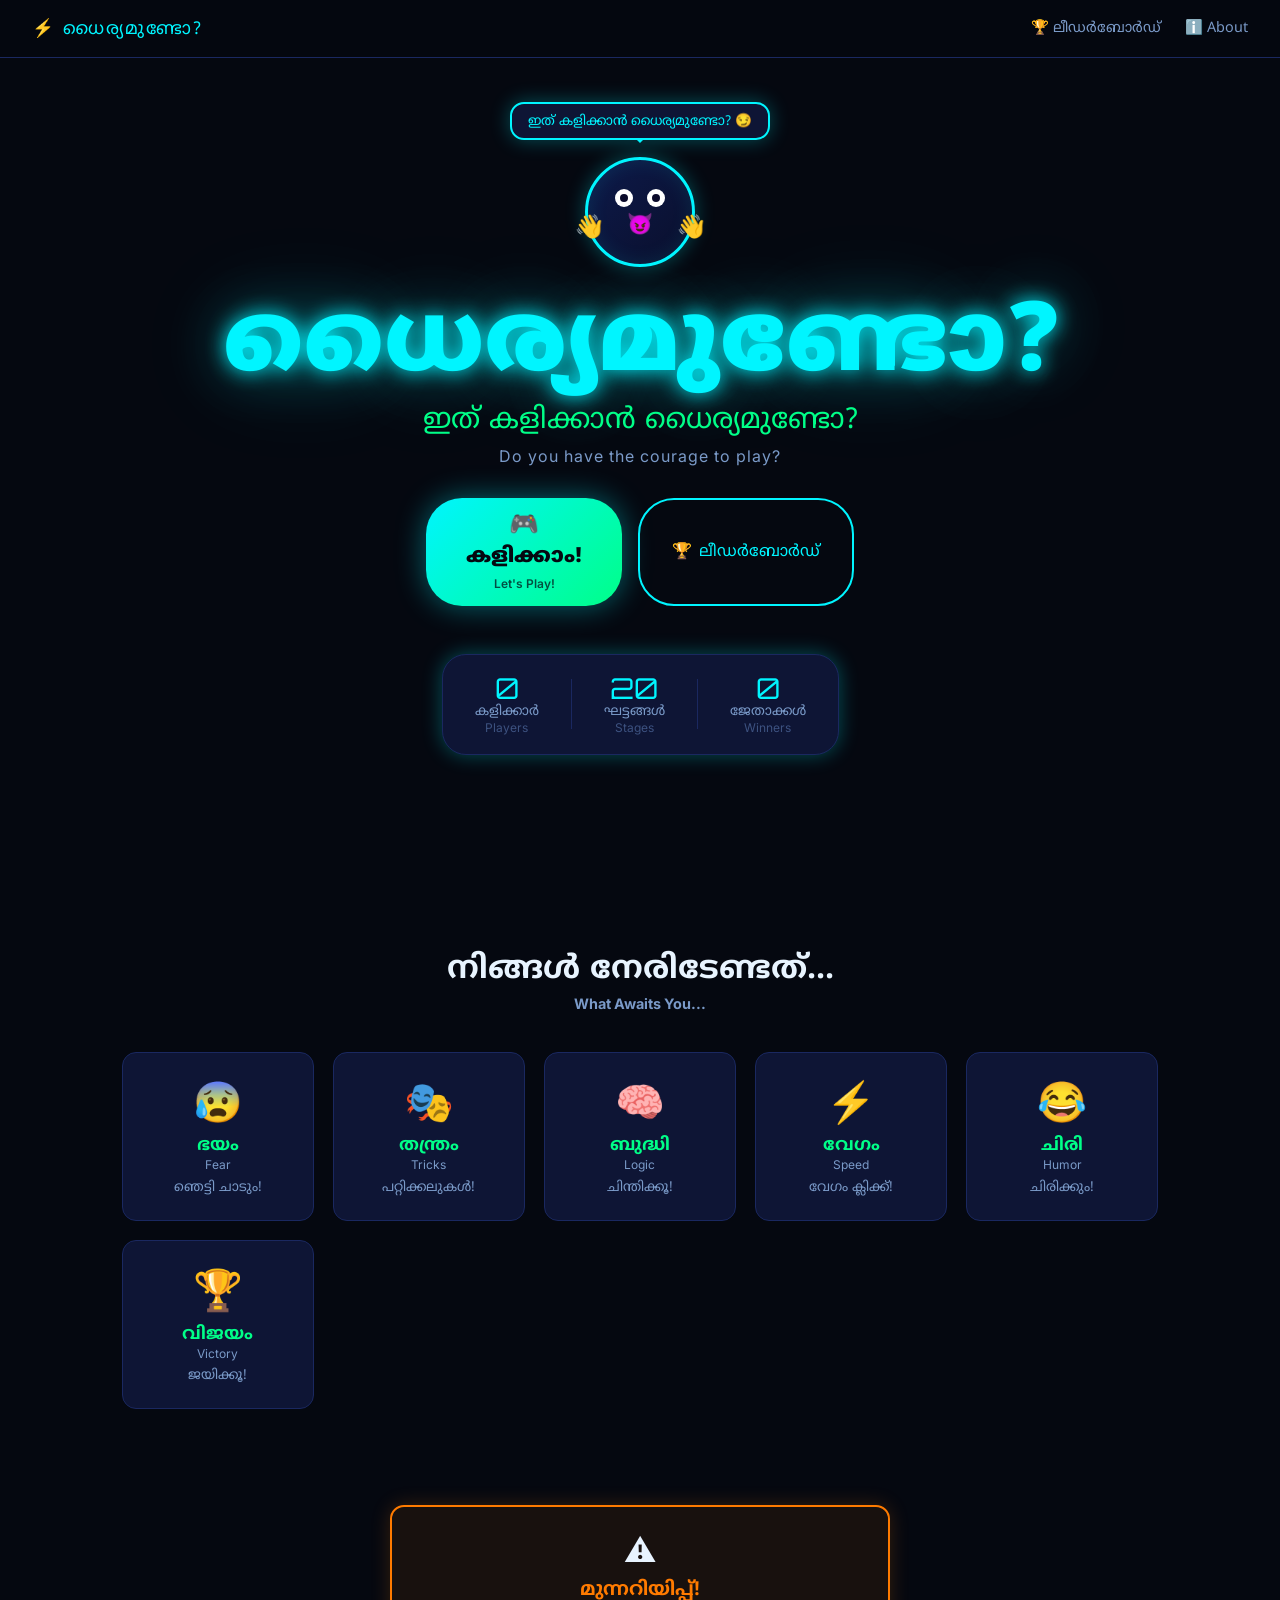
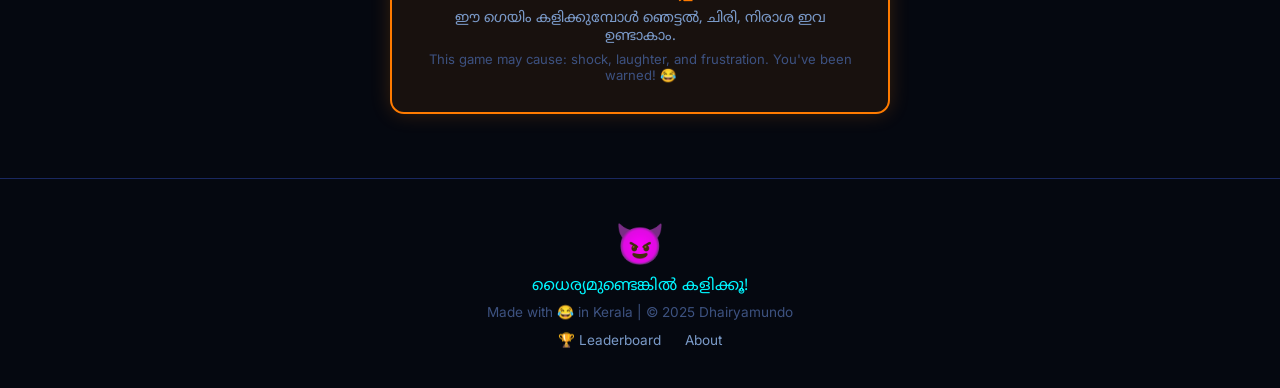
<file: index.html>
<!DOCTYPE html>
<html lang="ml">
<head>
  <meta charset="UTF-8" />
  <meta name="viewport" content="width=device-width, initial-scale=1.0" />
  <title>ധൈര്യമുണ്ടോ? | Dhairyamundo?</title>
  <link rel="stylesheet" href="css/style.css" />
  <link rel="preconnect" href="https://fonts.googleapis.com">
  <link href="https://fonts.googleapis.com/css2?family=Noto+Sans+Malayalam:wght@400;700;900&family=Orbitron:wght@700;900&family=Inter:wght@400;600&display=swap" rel="stylesheet">
</head>
<body class="home-body">

  <!-- Animated background particles -->
  <div class="bg-particles" id="bgParticles"></div>

  <!-- NAV -->
  <nav class="navbar">
    <div class="nav-logo">⚡ <span class="ml-text">ധൈര്യമുണ്ടോ?</span></div>
    <div class="nav-links">
      <a href="leaderboard.html">🏆 <span class="ml-text">ലീഡർബോർഡ്</span></a>
      <a href="about.html">ℹ️ About</a>
    </div>
  </nav>

  <!-- HERO SECTION -->
  <section class="hero">
    <!-- Mascot -->
    <div class="mascot-container" id="mascot">
      <div class="mascot-body">
        <div class="mascot-face">
          <div class="mascot-eyes">
            <div class="eye left-eye"><div class="pupil"></div></div>
            <div class="eye right-eye"><div class="pupil"></div></div>
          </div>
          <div class="mascot-mouth">😈</div>
        </div>
        <div class="mascot-arms">
          <span class="arm left-arm">👋</span>
          <span class="arm right-arm">👋</span>
        </div>
      </div>
      <div class="mascot-speech-bubble" id="mascotSpeech">
        <span class="ml-text">ഇത് കളിക്കാൻ ധൈര്യമുണ്ടോ? 😏</span>
      </div>
    </div>

    <!-- Title -->
    <div class="hero-title-wrap">
      <h1 class="hero-title glow-text">ധൈര്യമുണ്ടോ?</h1>
      <p class="hero-subtitle ml-text">ഇത് കളിക്കാൻ ധൈര്യമുണ്ടോ?</p>
      <p class="hero-en">Do you have the courage to play?</p>
    </div>

    <!-- CTA Buttons -->
    <div class="hero-cta">

  <button class="btn-play pulse-glow" id="playBtn">
    <span class="btn-icon">🎮</span>
    <span class="ml-text">കളിക്കാം!</span>
    <span class="btn-en">Let's Play!</span>
  </button>

  <a href="leaderboard.html" class="btn-secondary">
    🏆 <span class="ml-text">ലീഡർബോർഡ്</span>
  </a>

</div>

    <!-- Stats bar -->
    <div class="stats-bar">
      <div class="stat-item">
        <span class="stat-num" id="statPlayers">0</span>
        <span class="stat-label ml-text">കളിക്കാർ</span>
        <span class="stat-en">Players</span>
      </div>
      <div class="stat-divider"></div>
      <div class="stat-item">
        <span class="stat-num">20</span>
        <span class="stat-label ml-text">ഘട്ടങ്ങൾ</span>
        <span class="stat-en">Stages</span>
      </div>
      <div class="stat-divider"></div>
      <div class="stat-item">
        <span class="stat-num" id="statFinishers">0</span>
        <span class="stat-label ml-text">ജേതാക്കൾ</span>
        <span class="stat-en">Winners</span>
      </div>
    </div>
  </section>

  <!-- STAGE PREVIEW -->
  <section class="stages-preview">
    <h2 class="section-title">
      <span class="ml-text">നിങ്ങൾ നേരിടേണ്ടത്...</span>
      <span class="section-en">What Awaits You...</span>
    </h2>
    <div class="stage-cards-grid">
      <div class="stage-card">
        <div class="card-icon">😰</div>
        <div class="card-title ml-text">ഭയം</div>
        <div class="card-en">Fear</div>
        <p class="ml-text">ഞെട്ടി ചാടും!</p>
      </div>
      <div class="stage-card">
        <div class="card-icon">🎭</div>
        <div class="card-title ml-text">തന്ത്രം</div>
        <div class="card-en">Tricks</div>
        <p class="ml-text">പറ്റിക്കലുകൾ!</p>
      </div>
      <div class="stage-card">
        <div class="card-icon">🧠</div>
        <div class="card-title ml-text">ബുദ്ധി</div>
        <div class="card-en">Logic</div>
        <p class="ml-text">ചിന്തിക്കൂ!</p>
      </div>
      <div class="stage-card">
        <div class="card-icon">⚡</div>
        <div class="card-title ml-text">വേഗം</div>
        <div class="card-en">Speed</div>
        <p class="ml-text">വേഗം ക്ലിക്ക്!</p>
      </div>
      <div class="stage-card">
        <div class="card-icon">😂</div>
        <div class="card-title ml-text">ചിരി</div>
        <div class="card-en">Humor</div>
        <p class="ml-text">ചിരിക്കും!</p>
      </div>
      <div class="stage-card">
        <div class="card-icon">🏆</div>
        <div class="card-title ml-text">വിജയം</div>
        <div class="card-en">Victory</div>
        <p class="ml-text">ജയിക്കൂ!</p>
      </div>
    </div>
  </section>

  <!-- WARNING SECTION -->
  <section class="warning-section">
    <div class="warning-box">
      <div class="warning-icon">⚠️</div>
      <h3 class="ml-text">മുന്നറിയിപ്പ്!</h3>
      <p class="ml-text">ഈ ഗെയിം കളിക്കുമ്പോൾ ഞെട്ടൽ, ചിരി, നിരാശ ഇവ ഉണ്ടാകാം.</p>
      <p class="warning-en">This game may cause: shock, laughter, and frustration. You've been warned! 😂</p>
    </div>
  </section>

  <!-- FOOTER -->
  <footer class="footer">
    <div class="footer-mascot">😈</div>
    <p class="ml-text footer-tagline">ധൈര്യമുണ്ടെങ്കിൽ കളിക്കൂ!</p>
    <p class="footer-en">Made with 😂 in Kerala | © 2025 Dhairyamundo</p>
    <div class="footer-links">
      <a href="leaderboard.html">🏆 Leaderboard</a>
      <a href="about.html">About</a>
    </div>
  </footer>
  <div id="startModal" class="modal hidden">
  <div class="modal-content">

    <div style="font-size:60px;">😏</div>

    <h2>ഇത് കളിക്കാൻ ധൈര്യമുണ്ടോ?</h2>

    <p>Do you have the courage to play?</p>

    <div class="modal-buttons">
      <button id="yesBtn">ഉണ്ട് 🔥</button>
      <button id="noBtn">ഇല്ല 😨</button>
    </div>

  </div>
</div>

<script src="js/app.js"></script>
</body>
</html>
</file>
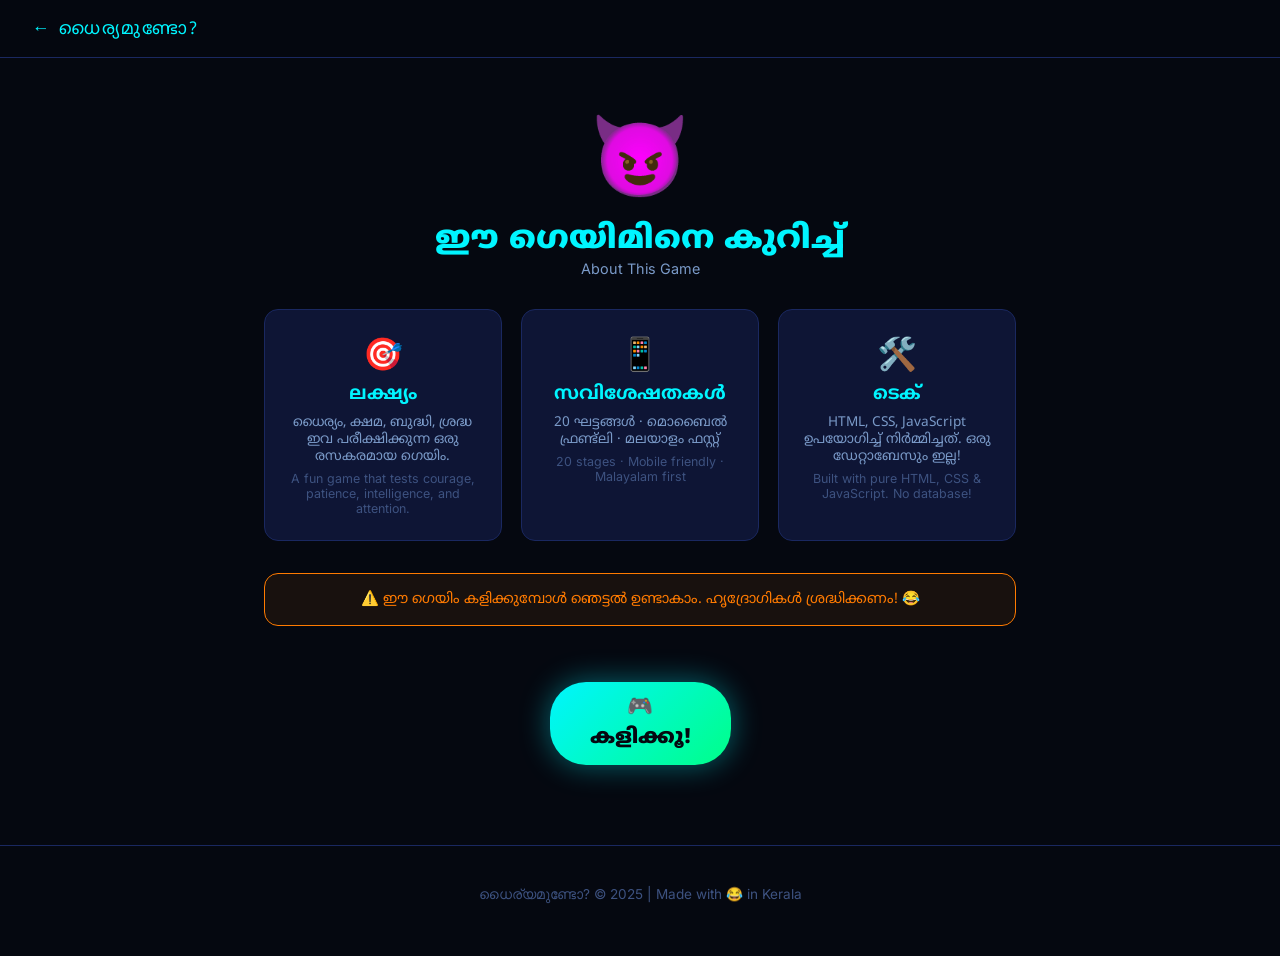
<file: about.html>
<!DOCTYPE html>
<html lang="ml">
<head>
  <meta charset="UTF-8" />
  <meta name="viewport" content="width=device-width, initial-scale=1.0" />
  <title>About - ധൈര്യമുണ്ടോ?</title>
  <link rel="stylesheet" href="css/style.css" />
  <link rel="preconnect" href="https://fonts.googleapis.com">
  <link href="https://fonts.googleapis.com/css2?family=Noto+Sans+Malayalam:wght@400;700;900&family=Orbitron:wght@700;900&family=Inter:wght@400;600&display=swap" rel="stylesheet">
</head>
<body class="home-body">
  <div class="bg-particles" id="bgParticles"></div>

  <nav class="navbar">
    <a href="index.html" class="nav-logo">← <span class="ml-text">ധൈര്യമുണ്ടോ?</span></a>
  </nav>

  <section class="about-section">
    <div class="about-mascot-big">😈</div>
    <h1 class="about-title ml-text">ഈ ഗെയിമിനെ കുറിച്ച്</h1>
    <p class="about-en">About This Game</p>

    <div class="about-cards">
      <div class="about-card">
        <div class="about-card-icon">🎯</div>
        <h3 class="ml-text">ലക്ഷ്യം</h3>
        <p class="ml-text">ധൈര്യം, ക്ഷമ, ബുദ്ധി, ശ്രദ്ധ ഇവ പരീക്ഷിക്കുന്ന ഒരു രസകരമായ ഗെയിം.</p>
        <p class="about-en-sm">A fun game that tests courage, patience, intelligence, and attention.</p>
      </div>
      <div class="about-card">
        <div class="about-card-icon">📱</div>
        <h3 class="ml-text">സവിശേഷതകൾ</h3>
        <p class="ml-text">20 ഘട്ടങ്ങൾ · മൊബൈൽ ഫ്രണ്ട്ലി · മലയാളം ഫസ്റ്റ്</p>
        <p class="about-en-sm">20 stages · Mobile friendly · Malayalam first</p>
      </div>
      <div class="about-card">
        <div class="about-card-icon">🛠️</div>
        <h3 class="ml-text">ടെക്</h3>
        <p class="ml-text">HTML, CSS, JavaScript ഉപയോഗിച്ച് നിർമ്മിച്ചത്. ഒരു ഡേറ്റാബേസും ഇല്ല!</p>
        <p class="about-en-sm">Built with pure HTML, CSS & JavaScript. No database!</p>
      </div>
    </div>

    <div class="about-warning">
      <p class="ml-text">⚠️ ഈ ഗെയിം കളിക്കുമ്പോൾ ഞെട്ടൽ ഉണ്ടാകാം. ഹൃദ്രോഗികൾ ശ്രദ്ധിക്കണം! 😂</p>
    </div>

    <a href="game.html" class="btn-play pulse-glow" style="margin-top:2rem;">
      🎮 <span class="ml-text">കളിക്കൂ!</span>
    </a>
  </section>

  <footer class="footer">
    <p class="footer-en">ധൈര്യമുണ്ടോ? © 2025 | Made with 😂 in Kerala</p>
  </footer>

  <script src="js/app.js"></script>
</body>
</html>
</file>
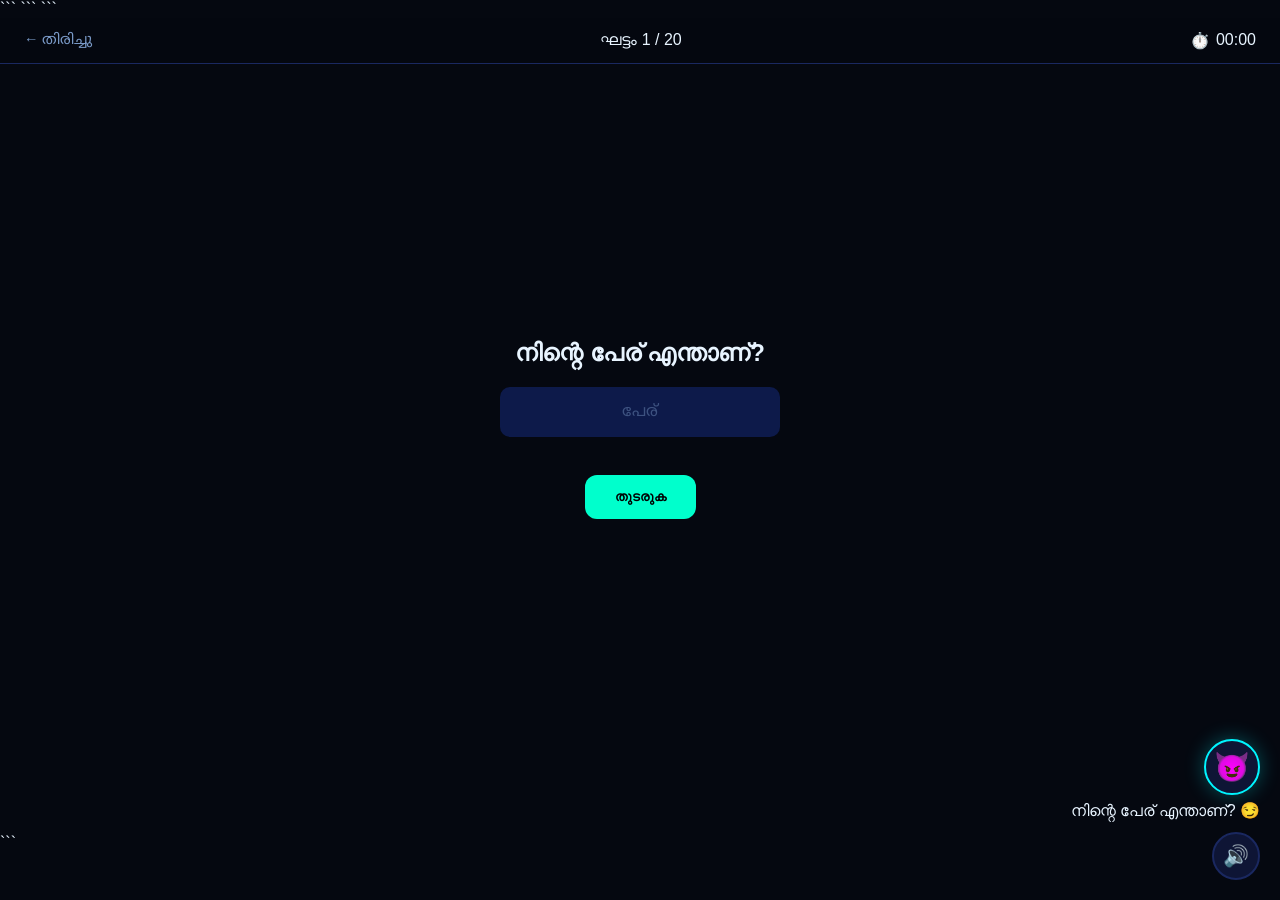
<file: game.html>
<!DOCTYPE html>
<html lang="ml">
<head>
  <meta charset="UTF-8" />
  <meta name="viewport" content="width=device-width, initial-scale=1.0" />
  <title>ധൈര്യമുണ്ടോ? - Game</title>
  <!DOCTYPE html>

<html lang="ml">
<head>
    <meta charset="UTF-8">
    <meta name="viewport" content="width=device-width, initial-scale=1.0">
    <title>ധൈര്യമുണ്ടോ? - Game</title>

```
<link rel="stylesheet" href="css/style.css">

<link rel="preconnect" href="https://fonts.googleapis.com">

<link href="https://fonts.googleapis.com/css2?family=Noto+Sans+Malayalam:wght@400;700;900&display=swap" rel="stylesheet">
```

</head>

<body class="game-body">

```
<!-- Background -->
<div class="bg-particles" id="bgParticles"></div>

<!-- Header -->
<header class="game-header">

    <a href="index.html" class="back-btn">
        ← തിരിച്ചു
    </a>

    <div class="stage-info">
        <span>ഘട്ടം</span>
        <span id="stageCounter">1 / 20</span>
    </div>

    <div class="timer-wrap">
        <span>⏱️</span>
        <span id="gameTimer">00:00</span>
    </div>

</header>

<!-- Mascot -->
<div class="game-mascot">

    <div class="mascot-avatar">
        😈
    </div>

    <div id="mascotGameBubble">
        ധൈര്യമുണ്ടോ?
    </div>

</div>

<!-- Stage Area -->
<main class="stage-area" id="stageArea">

    <div class="stage-loading">
        <h2>ലോഡ് ചെയ്യുന്നു...</h2>
    </div>

</main>

<!-- Jump Scare -->
<div id="jumpscareImage" class="jumpscare-screen">

    <img
        src="assets/images/jumpscare.jpg"
        alt="Jump Scare">

</div>

<!-- Transition -->
<div class="stage-transition" id="stageTransition">

    <div class="transition-content">

        <div class="transition-emoji">
            ✅
        </div>

        <div class="transition-text">
            നന്നായി!
        </div>

    </div>

</div>

<!-- Sound -->
<button
    class="sound-toggle"
    id="soundToggle">

    🔊

</button>

<script src="js/stages.js"></script>
<script src="js/app.js"></script>
```

</body>
</html>
</body>
</html>
</file>
<file: css/style.css>
/* =========================================
   ധൈര്യമുണ്ടോ? | Dhairyamundo? - style.css
   Dark Neon · Malayalam Game UI
   ========================================= */

/* === TOKENS === */
:root {
  --black:       #050810;
  --dark-blue:   #0a0f2c;
  --mid-blue:    #0d1a4a;
  --panel:       #0e1535;
  --panel-light: #131d40;
  --border:      #1a2860;

  --cyan:        #00f5ff;
  --cyan-dim:    #00b8c4;
  --green:       #00ff88;
  --green-dim:   #00c064;
  --pink:        #ff2d78;
  --yellow:      #ffe600;
  --orange:      #ff7b00;

  --text-primary:   #e8f4ff;
  --text-secondary: #7a9ac8;
  --text-dim:       #3d5280;

  --font-ml:    'Noto Sans Malayalam', sans-serif;
  --font-title: 'Orbitron', sans-serif;
  --font-body:  'Inter', sans-serif;

  --radius-sm: 8px;
  --radius-md: 14px;
  --radius-lg: 24px;
  --radius-xl: 36px;

  --shadow-cyan:  0 0 20px rgba(0,245,255,0.3);
  --shadow-green: 0 0 20px rgba(0,255,136,0.3);
  --shadow-pink:  0 0 20px rgba(255,45,120,0.4);
  --transition:   all 0.3s cubic-bezier(0.4,0,0.2,1);
}

/* === RESET === */
*, *::before, *::after { box-sizing: border-box; margin: 0; padding: 0; }
html { scroll-behavior: smooth; }

body {
  font-family: var(--font-body);
  background: var(--black);
  color: var(--text-primary);
  min-height: 100vh;
  overflow-x: hidden;
}

.ml-text { font-family: var(--font-ml); }

/* === BG PARTICLES === */
.bg-particles {
  position: fixed; inset: 0;
  pointer-events: none;
  z-index: 0;
  overflow: hidden;
}
.particle {
  position: absolute;
  border-radius: 50%;
  animation: floatUp linear infinite;
  opacity: 0.4;
}
@keyframes floatUp {
  0%   { transform: translateY(100vh) scale(0); opacity: 0; }
  10%  { opacity: 0.4; }
  90%  { opacity: 0.2; }
  100% { transform: translateY(-20px) scale(1.2); opacity: 0; }
}

/* === NAVBAR === */
.navbar {
  position: sticky; top: 0; z-index: 100;
  display: flex; align-items: center; justify-content: space-between;
  padding: 1rem 2rem;
  background: rgba(5, 8, 16, 0.85);
  backdrop-filter: blur(12px);
  border-bottom: 1px solid var(--border);
}
.nav-logo {
  font-family: var(--font-title);
  font-size: 1.1rem;
  color: var(--cyan);
  text-decoration: none;
  letter-spacing: 2px;
}
.nav-links { display: flex; gap: 1.5rem; align-items: center; }
.nav-links a {
  color: var(--text-secondary);
  text-decoration: none;
  font-family: var(--font-ml);
  font-size: 0.9rem;
  transition: var(--transition);
}
.nav-links a:hover { color: var(--cyan); }

/* === HERO === */
.hero {
  position: relative; z-index: 1;
  display: flex; flex-direction: column;
  align-items: center; justify-content: center;
  min-height: 92vh;
  padding: 2rem 1rem 4rem;
  text-align: center;
}

/* MASCOT */
.mascot-container {
  position: relative;
  margin-bottom: 2rem;
  animation: mascotBob 2s ease-in-out infinite;
}
@keyframes mascotBob {
  0%,100% { transform: translateY(0); }
  50%      { transform: translateY(-12px); }
}
.mascot-body {
  width: 110px; height: 110px;
  background: linear-gradient(135deg, var(--mid-blue), var(--dark-blue));
  border: 3px solid var(--cyan);
  border-radius: 50%;
  display: flex; flex-direction: column;
  align-items: center; justify-content: center;
  box-shadow: var(--shadow-cyan), inset 0 0 20px rgba(0,245,255,0.1);
  position: relative; margin: 0 auto;
}
.mascot-face {
  display: flex; flex-direction: column;
  align-items: center; gap: 4px;
}
.mascot-eyes {
  display: flex; gap: 14px;
}
.eye {
  width: 18px; height: 18px;
  background: #fff;
  border-radius: 50%;
  display: flex; align-items: center; justify-content: center;
  animation: blink 3s ease-in-out infinite;
}
@keyframes blink {
  0%,96%,100% { transform: scaleY(1); }
  98%          { transform: scaleY(0.1); }
}
.pupil {
  width: 8px; height: 8px;
  background: #0a0a2a;
  border-radius: 50%;
  animation: lookAround 4s ease-in-out infinite;
}
@keyframes lookAround {
  0%,40%,100% { transform: translate(0,0); }
  20%          { transform: translate(3px,-2px); }
  60%          { transform: translate(-3px,2px); }
  80%          { transform: translate(2px,2px); }
}
.mascot-mouth { font-size: 1.3rem; }
.mascot-arms {
  position: absolute;
  width: 130px;
  display: flex; justify-content: space-between;
  top: 50%;
}
.arm { font-size: 1.4rem; animation: waveArm 1.5s ease-in-out infinite; }
.left-arm  { animation-delay: 0s; }
.right-arm { animation-delay: 0.3s; }
@keyframes waveArm {
  0%,100% { transform: rotate(0deg); }
  50%      { transform: rotate(20deg); }
}
.mascot-speech-bubble {
  position: absolute;
  top: -55px; left: 50%;
  transform: translateX(-50%);
  background: var(--panel);
  border: 2px solid var(--cyan);
  border-radius: var(--radius-md);
  padding: 0.5rem 1rem;
  font-family: var(--font-ml);
  font-size: 0.85rem;
  color: var(--cyan);
  white-space: nowrap;
  box-shadow: var(--shadow-cyan);
  animation: speechPulse 3s ease-in-out infinite;
}
.mascot-speech-bubble::after {
  content: '';
  position: absolute;
  bottom: -10px; left: 50%;
  transform: translateX(-50%);
  border: 5px solid transparent;
  border-top-color: var(--cyan);
}
@keyframes speechPulse {
  0%,100% { box-shadow: var(--shadow-cyan); }
  50%      { box-shadow: 0 0 30px rgba(0,245,255,0.5); }
}

/* HERO TITLE */
.hero-title-wrap { margin-bottom: 2rem; }
.hero-title {
  font-family: var(--font-ml);
  font-size: clamp(3rem, 10vw, 6rem);
  font-weight: 900;
  color: var(--cyan);
  line-height: 1;
  margin-bottom: 0.5rem;
}
.glow-text {
  text-shadow: 0 0 20px var(--cyan), 0 0 60px rgba(0,245,255,0.4), 0 0 100px rgba(0,245,255,0.2);
  animation: titleGlow 2.5s ease-in-out infinite;
}
@keyframes titleGlow {
  0%,100% { text-shadow: 0 0 20px var(--cyan), 0 0 60px rgba(0,245,255,0.4); }
  50%      { text-shadow: 0 0 30px var(--cyan), 0 0 80px rgba(0,245,255,0.6), 0 0 120px rgba(0,245,255,0.3); }
}
.hero-subtitle {
  font-size: clamp(1.2rem, 4vw, 1.8rem);
  color: var(--green);
  margin-bottom: 0.4rem;
}
.hero-en {
  font-size: 1rem;
  color: var(--text-secondary);
  letter-spacing: 1px;
}

/* BUTTONS */
.btn-play {
  display: inline-flex; align-items: center; gap: 0.6rem;
  background: linear-gradient(135deg, var(--cyan), var(--green));
  color: var(--black);
  font-family: var(--font-ml);
  font-size: 1.3rem;
  font-weight: 900;
  padding: 1rem 2.5rem;
  border-radius: var(--radius-xl);
  text-decoration: none;
  border: none; cursor: pointer;
  transition: var(--transition);
  box-shadow: 0 0 30px rgba(0,245,255,0.4);
  flex-direction: column; line-height: 1;
}
.btn-en { font-family: var(--font-body); font-size: 0.75rem; font-weight: 600; opacity: 0.7; }
.btn-icon { font-size: 1.5rem; }
.btn-play:hover {
  transform: scale(1.05) translateY(-3px);
  box-shadow: 0 0 50px rgba(0,245,255,0.6), 0 15px 30px rgba(0,0,0,0.4);
}
.pulse-glow {
  animation: pulseBtn 2s ease-in-out infinite;
}
@keyframes pulseBtn {
  0%,100% { box-shadow: 0 0 30px rgba(0,245,255,0.4); }
  50%      { box-shadow: 0 0 50px rgba(0,245,255,0.7), 0 0 80px rgba(0,245,255,0.3); }
}
.btn-secondary {
  display: inline-flex; align-items: center; gap: 0.4rem;
  background: transparent;
  border: 2px solid var(--cyan);
  color: var(--cyan);
  font-family: var(--font-ml);
  font-size: 1rem;
  padding: 0.8rem 2rem;
  border-radius: var(--radius-xl);
  text-decoration: none;
  transition: var(--transition);
}
.btn-secondary:hover {
  background: rgba(0,245,255,0.1);
  box-shadow: var(--shadow-cyan);
}
.hero-cta { display: flex; gap: 1rem; flex-wrap: wrap; justify-content: center; margin-bottom: 3rem; }

/* STATS BAR */
.stats-bar {
  display: flex; gap: 2rem; align-items: center;
  background: var(--panel);
  border: 1px solid var(--border);
  border-radius: var(--radius-lg);
  padding: 1.2rem 2rem;
  box-shadow: var(--shadow-cyan);
}
.stat-item { text-align: center; }
.stat-num {
  display: block;
  font-family: var(--font-title);
  font-size: 1.8rem;
  color: var(--cyan);
  line-height: 1;
}
.stat-label { display: block; font-family: var(--font-ml); font-size: 0.85rem; color: var(--text-secondary); }
.stat-en    { display: block; font-size: 0.75rem; color: var(--text-dim); }
.stat-divider { width: 1px; height: 50px; background: var(--border); }

/* === STAGE PREVIEW SECTION === */
.stages-preview {
  position: relative; z-index: 1;
  padding: 4rem 2rem;
  max-width: 1100px; margin: 0 auto;
}
.section-title {
  text-align: center;
  font-family: var(--font-ml);
  font-size: clamp(1.5rem, 4vw, 2rem);
  color: var(--text-primary);
  margin-bottom: 2.5rem;
}
.section-en {
  display: block;
  font-family: var(--font-body);
  font-size: 0.9rem;
  color: var(--text-secondary);
  margin-top: 0.3rem;
}
.stage-cards-grid {
  display: grid;
  grid-template-columns: repeat(auto-fit, minmax(160px, 1fr));
  gap: 1.2rem;
}
.stage-card {
  background: var(--panel);
  border: 1px solid var(--border);
  border-radius: var(--radius-md);
  padding: 1.5rem 1rem;
  text-align: center;
  transition: var(--transition);
  cursor: default;
}
.stage-card:hover {
  border-color: var(--cyan);
  transform: translateY(-5px);
  box-shadow: var(--shadow-cyan);
}
.card-icon { font-size: 2.5rem; margin-bottom: 0.6rem; }
.card-title { font-family: var(--font-ml); font-size: 1.1rem; font-weight: 700; color: var(--green); }
.card-en    { font-size: 0.75rem; color: var(--text-secondary); margin-bottom: 0.4rem; }
.stage-card p { font-family: var(--font-ml); font-size: 0.85rem; color: var(--text-secondary); }

/* === WARNING SECTION === */
.warning-section {
  position: relative; z-index: 1;
  padding: 2rem;
  display: flex; justify-content: center;
}
.warning-box {
  background: rgba(255, 123, 0, 0.08);
  border: 2px solid var(--orange);
  border-radius: var(--radius-md);
  padding: 1.5rem 2rem;
  text-align: center;
  max-width: 500px;
  box-shadow: 0 0 20px rgba(255,123,0,0.2);
}
.warning-icon { font-size: 2rem; margin-bottom: 0.5rem; }
.warning-box h3 { font-family: var(--font-ml); color: var(--orange); font-size: 1.2rem; margin-bottom: 0.5rem; }
.warning-box p  { font-family: var(--font-ml); color: var(--text-secondary); font-size: 0.9rem; margin-bottom: 0.3rem; }
.warning-en { font-family: var(--font-body) !important; font-size: 0.82rem !important; color: var(--text-dim) !important; }

/* === FOOTER === */
.footer {
  position: relative; z-index: 1;
  text-align: center;
  padding: 2.5rem 1rem;
  border-top: 1px solid var(--border);
  margin-top: 2rem;
}
.footer-mascot { font-size: 2.5rem; margin-bottom: 0.5rem; }
.footer-tagline { font-family: var(--font-ml); color: var(--cyan); font-size: 1rem; margin-bottom: 0.5rem; }
.footer-en { color: var(--text-dim); font-size: 0.85rem; margin-bottom: 0.8rem; }
.footer-links { display: flex; gap: 1.5rem; justify-content: center; }
.footer-links a { color: var(--text-secondary); text-decoration: none; font-size: 0.85rem; transition: var(--transition); }
.footer-links a:hover { color: var(--cyan); }

/* ============================================================
   GAME PAGE STYLES
   ============================================================ */
.game-body { background: var(--black); }

/* GAME HEADER */
.game-header {
  display: flex; align-items: center; justify-content: space-between;
  padding: 0.8rem 1.5rem;
  background: rgba(5,8,16,0.9);
  backdrop-filter: blur(12px);
  border-bottom: 1px solid var(--border);
  position: sticky; top: 0; z-index: 100;
}
.back-btn {
  color: var(--text-secondary);
  text-decoration: none;
  font-family: var(--font-ml);
  font-size: 0.9rem;
  transition: var(--transition);
}
.back-btn:hover { color: var(--cyan); }
.stage-info { text-align: center; }
.stage-label { font-family: var(--font-ml); font-size: 0.8rem; color: var(--text-dim); display: block; }
.stage-counter { font-family: var(--font-title); font-size: 1rem; color: var(--cyan); }
.timer-wrap { display: flex; align-items: center; gap: 0.4rem; }
.timer { font-family: var(--font-title); font-size: 1rem; color: var(--green); min-width: 60px; text-align: right; }

/* PROGRESS BAR */
.progress-outer {
  height: 6px;
  background: var(--panel);
  position: relative; z-index: 99;
  overflow: visible;
}
.progress-inner {
  height: 100%;
  background: linear-gradient(90deg, var(--cyan), var(--green));
  transition: width 0.5s ease;
  position: relative;
}
.progress-glow {
  position: absolute;
  top: -4px; height: 14px;
  background: transparent;
  filter: blur(4px);
  pointer-events: none;
  transition: width 0.5s ease;
}

/* GAME MASCOT (floating) */
.game-mascot {
  position: fixed;
  bottom: 80px; right: 20px;
  z-index: 200;
  display: flex; flex-direction: column; align-items: flex-end;
  gap: 0.4rem;
}
.mascot-avatar {
  width: 56px; height: 56px;
  background: var(--panel);
  border: 2px solid var(--cyan);
  border-radius: 50%;
  display: flex; align-items: center; justify-content: center;
  font-size: 1.8rem;
  box-shadow: var(--shadow-cyan);
  animation: mascotBob 2.5s ease-in-out infinite;
  cursor: pointer;
}
.mascot-game-bubble {
  background: var(--panel);
  border: 1.5px solid var(--cyan);
  border-radius: var(--radius-md);
  padding: 0.5rem 0.8rem;
  font-family: var(--font-ml);
  font-size: 0.78rem;
  color: var(--cyan);
  max-width: 200px;
  text-align: right;
  display: none;
  animation: fadeIn 0.3s ease;
  box-shadow: var(--shadow-cyan);
}
.mascot-game-bubble.visible { display: block; }
@keyframes fadeIn { from { opacity: 0; transform: translateY(5px); } to { opacity: 1; transform: none; } }

/* STAGE AREA */
.stage-area {
  position: relative; z-index: 1;
  min-height: calc(100vh - 130px);
  display: flex; align-items: center; justify-content: center;
  padding: 2rem 1rem;
}
.stage-loading {
  text-align: center;
  display: flex; flex-direction: column; align-items: center; gap: 1rem;
}
.spinner {
  width: 48px; height: 48px;
  border: 4px solid var(--border);
  border-top-color: var(--cyan);
  border-radius: 50%;
  animation: spin 0.8s linear infinite;
}
@keyframes spin { to { transform: rotate(360deg); } }

/* STAGE CARD BASE */
.stage-card-game {
  background: var(--panel);
  border: 1px solid var(--border);
  border-radius: var(--radius-lg);
  padding: 2.5rem 2rem;
  width: 100%; max-width: 600px;
  text-align: center;
  box-shadow: 0 20px 60px rgba(0,0,0,0.5);
  animation: stageIn 0.4s ease;
}
@keyframes stageIn {
  from { opacity: 0; transform: translateY(20px) scale(0.97); }
  to   { opacity: 1; transform: none; }
}
.stage-title {
  font-family: var(--font-ml);
  font-size: clamp(1.3rem, 4vw, 1.8rem);
  font-weight: 900;
  color: var(--cyan);
  margin-bottom: 0.5rem;
}
.stage-title-en {
  font-size: 0.85rem;
  color: var(--text-secondary);
  margin-bottom: 1.5rem;
}
.stage-desc {
  font-family: var(--font-ml);
  font-size: 1rem;
  color: var(--text-secondary);
  line-height: 1.6;
  margin-bottom: 1.5rem;
}
.stage-emoji { font-size: 4rem; margin-bottom: 1rem; display: block; }

/* INPUT STYLES */
.game-input {
  width: 100%;
  background: var(--mid-blue);
  border: 2px solid var(--border);
  border-radius: var(--radius-md);
  padding: 0.9rem 1.2rem;
  color: var(--text-primary);
  font-family: var(--font-ml);
  font-size: 1rem;
  outline: none;
  transition: var(--transition);
  text-align: center;
  margin-bottom: 1rem;
}
.game-input:focus { border-color: var(--cyan); box-shadow: var(--shadow-cyan); }
.game-input::placeholder { color: var(--text-dim); }

/* GAME BUTTONS */
.btn-game {
  background: linear-gradient(135deg, var(--cyan), var(--green));
  color: var(--black);
  font-family: var(--font-ml);
  font-size: 1.1rem;
  font-weight: 900;
  padding: 0.9rem 2.5rem;
  border: none; border-radius: var(--radius-xl);
  cursor: pointer;
  transition: var(--transition);
  box-shadow: var(--shadow-cyan);
  margin: 0.3rem;
}
.btn-game:hover { transform: scale(1.05); box-shadow: 0 0 40px rgba(0,245,255,0.5); }
.btn-game:active { transform: scale(0.97); }
.btn-game.danger {
  background: linear-gradient(135deg, var(--pink), var(--orange));
  box-shadow: var(--shadow-pink);
}
.btn-game.secondary {
  background: transparent;
  border: 2px solid var(--cyan);
  color: var(--cyan);
  box-shadow: none;
}

/* MOVING BUTTON */
.moving-btn-area {
  position: relative;
  width: 100%; height: 200px;
  overflow: hidden;
  border: 1px dashed var(--border);
  border-radius: var(--radius-md);
  margin: 1rem 0;
}
.moving-btn {
  position: absolute;
  background: linear-gradient(135deg, var(--pink), var(--orange));
  color: var(--black);
  font-family: var(--font-ml);
  font-weight: 900;
  font-size: 0.95rem;
  padding: 0.7rem 1.4rem;
  border: none; border-radius: var(--radius-xl);
  cursor: pointer;
  transition: none;
  white-space: nowrap;
  box-shadow: var(--shadow-pink);
}

/* MEMORY GAME */
.memory-sequence {
  display: flex; gap: 0.5rem; justify-content: center;
  flex-wrap: wrap; margin: 1rem 0;
}
.memory-btn {
  width: 60px; height: 60px;
  border: 2px solid var(--border);
  border-radius: var(--radius-sm);
  font-size: 1.5rem;
  background: var(--mid-blue);
  cursor: pointer;
  transition: var(--transition);
  display: flex; align-items: center; justify-content: center;
}
.memory-btn:hover { border-color: var(--cyan); transform: scale(1.1); }
.memory-btn.active { background: var(--cyan); box-shadow: var(--shadow-cyan); transform: scale(1.15); }
.memory-btn.wrong  { background: var(--pink); animation: shake 0.3s ease; }
@keyframes shake {
  0%,100% { transform: translateX(0); }
  25%      { transform: translateX(-8px); }
  75%      { transform: translateX(8px); }
}

/* MATH PUZZLE */
.math-display {
  font-family: var(--font-title);
  font-size: 2.5rem;
  color: var(--green);
  margin: 1rem 0;
  letter-spacing: 4px;
}
.math-options {
  display: grid; grid-template-columns: 1fr 1fr;
  gap: 0.8rem; margin-top: 1rem;
}
.math-opt {
  background: var(--mid-blue);
  border: 2px solid var(--border);
  border-radius: var(--radius-md);
  padding: 1rem;
  font-family: var(--font-title);
  font-size: 1.4rem;
  color: var(--text-primary);
  cursor: pointer;
  transition: var(--transition);
}
.math-opt:hover { border-color: var(--cyan); background: rgba(0,245,255,0.1); }
.math-opt.correct { border-color: var(--green); background: rgba(0,255,136,0.15); color: var(--green); }
.math-opt.wrong   { border-color: var(--pink);  background: rgba(255,45,120,0.15); color: var(--pink); animation: shake 0.3s ease; }

/* PROGRESS BAR (loading stage) */
.fake-progress-bar {
  width: 100%;
  height: 24px;
  background: var(--mid-blue);
  border: 1px solid var(--border);
  border-radius: var(--radius-xl);
  overflow: hidden;
  margin: 1.5rem 0;
  position: relative;
}
.fake-progress-fill {
  height: 100%;
  background: linear-gradient(90deg, var(--cyan), var(--green));
  transition: width 0.5s ease;
  position: relative;
}
.fake-progress-text {
  position: absolute; inset: 0;
  display: flex; align-items: center; justify-content: center;
  font-family: var(--font-title);
  font-size: 0.85rem;
  color: var(--black);
  font-weight: 700;
  z-index: 2;
}

/* FACE SCAN */
.scan-wrap {
  position: relative;
  width: 200px; height: 200px;
  margin: 1rem auto;
  border: 3px solid var(--cyan);
  border-radius: var(--radius-lg);
  overflow: hidden;
  box-shadow: var(--shadow-cyan);
}
.scan-face { font-size: 7rem; display: flex; align-items: center; justify-content: center; height: 100%; }
.scan-line {
  position: absolute;
  left: 0; right: 0;
  height: 3px;
  background: linear-gradient(90deg, transparent, var(--green), transparent);
  animation: scanLine 1.5s linear infinite;
  box-shadow: 0 0 12px var(--green);
}
@keyframes scanLine {
  0%   { top: 0%; }
  100% { top: 100%; }
}
.scan-corners::before, .scan-corners::after {
  content: '';
  position: absolute;
  width: 25px; height: 25px;
  border-color: var(--cyan);
  border-style: solid;
  border-width: 0;
}
.scan-corners::before { top: 5px; left: 5px; border-top-width: 3px; border-left-width: 3px; }
.scan-corners::after  { bottom: 5px; right: 5px; border-bottom-width: 3px; border-right-width: 3px; }

/* FAKE ERROR */
.error-screen {
  background: #0000aa;
  border-radius: var(--radius-md);
  padding: 2rem;
  color: white;
  text-align: left;
  font-family: 'Courier New', monospace;
}
.error-sad { font-size: 4rem; text-align: center; margin-bottom: 1rem; display: block; }
.error-title { font-size: 1.1rem; font-weight: bold; margin-bottom: 1rem; }
.error-code { font-size: 0.8rem; opacity: 0.85; line-height: 1.8; }
.error-bar {
  height: 24px;
  background: rgba(255,255,255,0.3);
  margin-top: 1.5rem; border-radius: 3px;
  animation: errorBar 5s linear;
}
@keyframes errorBar { from { width: 0%; } to { width: 100%; } }

/* CHOICES */
.impossible-choices {
  display: flex; flex-direction: column; gap: 0.8rem; margin-top: 1rem;
}
.choice-btn {
  background: var(--panel-light);
  border: 2px solid var(--border);
  border-radius: var(--radius-md);
  padding: 1rem;
  font-family: var(--font-ml);
  font-size: 0.95rem;
  color: var(--text-primary);
  cursor: pointer;
  transition: var(--transition);
  text-align: left;
}
.choice-btn:hover { border-color: var(--cyan); background: rgba(0,245,255,0.08); }

/* VICTORY */
.victory-screen {
  text-align: center;
  padding: 1rem;
}
.victory-emoji { font-size: 5rem; display: block; animation: victoryBounce 0.8s ease infinite alternate; }
@keyframes victoryBounce {
  from { transform: translateY(0) scale(1); }
  to   { transform: translateY(-15px) scale(1.1); }
}
.victory-title {
  font-family: var(--font-ml);
  font-size: clamp(1.8rem, 5vw, 2.5rem);
  font-weight: 900;
  color: var(--green);
  text-shadow: 0 0 30px var(--green);
  margin: 1rem 0 0.5rem;
}
.victory-subtitle { font-family: var(--font-ml); color: var(--text-secondary); font-size: 1rem; margin-bottom: 0.5rem; }
.victory-name { color: var(--cyan); font-size: 1.4rem; font-weight: 700; margin: 0.5rem 0; }
.victory-time { font-family: var(--font-title); color: var(--yellow); font-size: 1.8rem; margin: 0.5rem 0; }
.confetti { position: fixed; inset: 0; pointer-events: none; z-index: 999; }
.confetti-piece {
  position: absolute;
  width: 10px; height: 10px;
  animation: confettiFall linear infinite;
  border-radius: 2px;
}
@keyframes confettiFall {
  0%   { transform: translateY(-20px) rotate(0deg); opacity: 1; }
  100% { transform: translateY(100vh) rotate(720deg); opacity: 0; }
}

/* STAGE TRANSITION */
.stage-transition {
  position: fixed; inset: 0;
  background: rgba(0,0,0,0.85);
  z-index: 500;
  display: flex; align-items: center; justify-content: center;
  opacity: 0; pointer-events: none;
  transition: opacity 0.3s ease;
}
.stage-transition.active { opacity: 1; pointer-events: all; }
.transition-content { text-align: center; animation: transitionPop 0.4s ease; }
@keyframes transitionPop {
  from { transform: scale(0.5); opacity: 0; }
  to   { transform: scale(1); opacity: 1; }
}
.transition-emoji { font-size: 5rem; }
.transition-text { font-family: var(--font-ml); font-size: 1.5rem; color: var(--green); margin-top: 0.5rem; }

/* SOUND TOGGLE */
.sound-toggle {
  position: fixed;
  bottom: 20px; right: 20px;
  width: 48px; height: 48px;
  background: var(--panel);
  border: 2px solid var(--border);
  border-radius: 50%;
  font-size: 1.3rem;
  cursor: pointer;
  z-index: 300;
  transition: var(--transition);
  display: flex; align-items: center; justify-content: center;
}
.sound-toggle:hover { border-color: var(--cyan); box-shadow: var(--shadow-cyan); }
.sound-toggle.muted { opacity: 0.5; }

/* SPEED CHALLENGE */
.speed-targets {
  display: flex; gap: 1rem; flex-wrap: wrap; justify-content: center;
  margin: 1.5rem 0;
}
.speed-target {
  width: 70px; height: 70px;
  border-radius: 50%;
  display: flex; align-items: center; justify-content: center;
  font-size: 2rem;
  cursor: pointer;
  border: none;
  transition: transform 0.1s ease;
  animation: targetAppear 0.2s ease;
}
@keyframes targetAppear {
  from { transform: scale(0); }
  to   { transform: scale(1); }
}
.speed-target:active { transform: scale(0.9); }

/* DO NOTHING CHALLENGE */
.do-nothing-bar {
  width: 100%; height: 20px;
  background: var(--mid-blue);
  border: 1px solid var(--border);
  border-radius: var(--radius-xl);
  overflow: hidden;
  margin: 1rem 0;
}
.do-nothing-fill {
  height: 100%;
  background: linear-gradient(90deg, var(--green), var(--cyan));
  transition: width 0.1s linear;
}

/* JUMP SCARE OVERLAY */
.jumpscare-overlay {
  position: fixed; inset: 0;
  background: var(--black);
  z-index: 999;
  display: flex; align-items: center; justify-content: center;
  font-size: 15vw;
  animation: scareFlash 0.1s ease;
}
@keyframes scareFlash {
  0%,100% { background: var(--black); }
  50%      { background: var(--pink); }
}

/* COLOR CHALLENGE */
.color-options {
  display: grid; grid-template-columns: repeat(3, 1fr);
  gap: 0.8rem; margin: 1.2rem 0;
}
.color-btn {
  height: 60px;
  border-radius: var(--radius-md);
  border: 3px solid transparent;
  cursor: pointer;
  transition: var(--transition);
  font-family: var(--font-ml);
  font-size: 0.9rem;
  font-weight: 700;
  color: white;
  text-shadow: 0 1px 3px rgba(0,0,0,0.7);
}
.color-btn:hover { transform: scale(1.05); border-color: rgba(255,255,255,0.5); }

/* LEADERBOARD PAGE */
.lb-section {
  position: relative; z-index: 1;
  max-width: 800px; margin: 0 auto;
  padding: 3rem 1.5rem;
}
.lb-header { text-align: center; margin-bottom: 3rem; }
.lb-trophy  { font-size: 4rem; margin-bottom: 0.5rem; }
.lb-title   { font-family: var(--font-ml); font-size: 2rem; font-weight: 900; color: var(--cyan); }
.lb-subtitle { font-size: 0.9rem; color: var(--text-secondary); margin-top: 0.3rem; }

/* PODIUM */
.podium-wrap {
  display: flex; align-items: flex-end; justify-content: center;
  gap: 0.5rem; margin-bottom: 3rem;
}
.podium-item {
  display: flex; flex-direction: column; align-items: center;
  background: var(--panel);
  border: 1px solid var(--border);
  border-radius: var(--radius-md) var(--radius-md) 0 0;
  padding: 1rem 0.8rem 0;
  min-width: 100px;
  transition: var(--transition);
}
.podium-item.first  { height: 160px; border-color: var(--yellow); box-shadow: 0 0 20px rgba(255,230,0,0.3); }
.podium-item.second { height: 130px; border-color: var(--text-secondary); }
.podium-item.third  { height: 110px; border-color: var(--orange); }
.podium-rank  { font-family: var(--font-title); font-size: 1.5rem; }
.podium-name  { font-family: var(--font-ml); font-size: 0.85rem; color: var(--text-primary); margin: 0.3rem 0; text-align: center; }
.podium-time  { font-family: var(--font-title); font-size: 0.8rem; color: var(--cyan); }

/* LB TABLE */
.lb-table-wrap { overflow-x: auto; }
.lb-table { width: 100%; border-collapse: collapse; }
.lb-table th {
  background: var(--panel);
  font-family: var(--font-ml);
  font-size: 0.85rem;
  color: var(--cyan);
  padding: 0.8rem 1rem;
  text-align: left;
  border-bottom: 2px solid var(--border);
}
.lb-table td {
  padding: 0.8rem 1rem;
  border-bottom: 1px solid var(--border);
  font-size: 0.9rem;
  font-family: var(--font-ml);
  color: var(--text-primary);
}
.lb-table tr:hover td { background: rgba(0,245,255,0.03); }
.lb-rank-badge {
  width: 30px; height: 30px;
  border-radius: 50%;
  display: inline-flex; align-items: center; justify-content: center;
  font-family: var(--font-title); font-size: 0.85rem; font-weight: 700;
}
.lb-rank-badge.gold   { background: rgba(255,230,0,0.15); color: var(--yellow); border: 1px solid var(--yellow); }
.lb-rank-badge.silver { background: rgba(180,180,180,0.15); color: #aaa; border: 1px solid #888; }
.lb-rank-badge.bronze { background: rgba(255,123,0,0.15); color: var(--orange); border: 1px solid var(--orange); }
.lb-rank-badge.normal { background: var(--panel); color: var(--text-secondary); border: 1px solid var(--border); }

.lb-empty { text-align: center; padding: 3rem 1rem; }
.empty-mascot { font-size: 3rem; margin-bottom: 1rem; }
.lb-empty p  { font-family: var(--font-ml); color: var(--text-secondary); margin-bottom: 0.5rem; }
.empty-en    { font-size: 0.85rem !important; color: var(--text-dim) !important; }

.lb-actions { text-align: center; margin-top: 2rem; }
.btn-danger {
  background: transparent;
  border: 2px solid var(--pink);
  color: var(--pink);
  padding: 0.7rem 1.5rem;
  border-radius: var(--radius-xl);
  cursor: pointer;
  font-family: var(--font-ml);
  font-size: 0.9rem;
  transition: var(--transition);
}
.btn-danger:hover { background: rgba(255,45,120,0.1); box-shadow: var(--shadow-pink); }

.btn-play-small {
  background: linear-gradient(135deg, var(--cyan), var(--green));
  color: var(--black);
  font-family: var(--font-ml);
  font-size: 0.9rem;
  font-weight: 700;
  padding: 0.5rem 1.2rem;
  border-radius: var(--radius-xl);
  text-decoration: none;
  white-space: nowrap;
}

/* ABOUT PAGE */
.about-section {
  position: relative; z-index: 1;
  max-width: 800px; margin: 0 auto;
  padding: 3rem 1.5rem;
  text-align: center;
}
.about-mascot-big { font-size: 5rem; margin-bottom: 1rem; }
.about-title { font-family: var(--font-ml); font-size: 2rem; font-weight: 900; color: var(--cyan); }
.about-en    { color: var(--text-secondary); font-size: 0.9rem; margin-bottom: 2rem; }
.about-cards {
  display: grid; grid-template-columns: repeat(auto-fit, minmax(200px, 1fr));
  gap: 1.2rem; margin: 2rem 0;
}
.about-card {
  background: var(--panel);
  border: 1px solid var(--border);
  border-radius: var(--radius-md);
  padding: 1.5rem 1rem;
  transition: var(--transition);
}
.about-card:hover { border-color: var(--cyan); box-shadow: var(--shadow-cyan); }
.about-card-icon { font-size: 2rem; margin-bottom: 0.6rem; }
.about-card h3 { font-family: var(--font-ml); color: var(--cyan); margin-bottom: 0.5rem; }
.about-card p  { font-family: var(--font-ml); font-size: 0.85rem; color: var(--text-secondary); }
.about-en-sm   { font-family: var(--font-body) !important; font-size: 0.78rem !important; color: var(--text-dim) !important; margin-top: 0.4rem; }
.about-warning {
  background: rgba(255,123,0,0.08);
  border: 1px solid var(--orange);
  border-radius: var(--radius-md);
  padding: 1rem; margin: 1.5rem 0;
}
.about-warning p { font-family: var(--font-ml); color: var(--orange); font-size: 0.9rem; }

/* SCORE DISPLAY */
.score-display {
  font-family: var(--font-title);
  font-size: 1.5rem;
  color: var(--yellow);
  margin: 0.5rem 0;
}

/* RESULT MESSAGE */
.result-msg {
  font-family: var(--font-ml);
  font-size: 1.1rem;
  margin: 0.5rem 0 1rem;
  padding: 0.8rem;
  border-radius: var(--radius-md);
}
.result-msg.good { background: rgba(0,255,136,0.1); color: var(--green); border: 1px solid var(--green-dim); }
.result-msg.bad  { background: rgba(255,45,120,0.1); color: var(--pink);  border: 1px solid var(--pink); }

/* RESPONSIVE */
@media (max-width: 600px) {
  .navbar { padding: 0.8rem 1rem; }
  .stats-bar { gap: 1rem; padding: 1rem; }
  .stat-num { font-size: 1.3rem; }
  .stage-cards-grid { grid-template-columns: repeat(2, 1fr); }
  .game-mascot { bottom: 70px; right: 12px; }
  .mascot-avatar { width: 46px; height: 46px; font-size: 1.4rem; }
  .mascot-game-bubble { max-width: 150px; font-size: 0.7rem; }
  .stage-card-game { padding: 1.5rem 1rem; }
  .math-options { grid-template-columns: 1fr 1fr; }
  .podium-wrap { gap: 0.3rem; }
  .podium-item { min-width: 80px; }
}

@media (prefers-reduced-motion: reduce) {
  *, *::before, *::after { animation-duration: 0.01ms !important; transition-duration: 0.01ms !important; }
}
.modal{
  position:fixed;
  inset:0;
  background:rgba(0,0,0,.85);
  display:flex;
  justify-content:center;
  align-items:center;
  z-index:9999;
}

.hidden{
  display:none;
}

.modal-content{
  background:#111827;
  padding:30px;
  border-radius:20px;
  text-align:center;
  border:2px solid #00ffcc;
  max-width:450px;
  width:90%;
}

.modal-buttons{
  margin-top:20px;
  display:flex;
  gap:15px;
  justify-content:center;
}

.modal-buttons button{
  padding:12px 25px;
  border:none;
  border-radius:12px;
  cursor:pointer;
  font-size:16px;
}
.stage-box{
    text-align:center;
    padding:40px;
}

.game-input{
    padding:15px;
    border:none;
    border-radius:10px;
    width:280px;
    margin:20px;
}

.game-btn{
    padding:14px 30px;
    border:none;
    border-radius:12px;
    cursor:pointer;
    background:#00ffcc;
    font-weight:bold;
}
.jumpscare-screen{
    display:none;
    position:fixed;
    inset:0;
    z-index:99999;
    background:black;
    justify-content:center;
    align-items:center;
}

.jumpscare-screen img{
    width:100%;
    height:100%;
    object-fit:cover;
}
.stage-box{
    text-align:center;
    padding:40px;
    position:relative;
    min-height:300px;
}

.game-input{
    padding:15px;
    border:none;
    border-radius:10px;
    width:280px;
    margin:20px;
}

.game-btn{
    padding:14px 30px;
    border:none;
    border-radius:12px;
    cursor:pointer;
    font-weight:bold;
}

.loading-bar{
    width:300px;
    height:20px;
    background:#222;
    border-radius:20px;
    overflow:hidden;
    margin:20px auto;
}

#loadingFill{
    width:0%;
    height:100%;
    background:#00ffcc;
    transition:.3s;
}

.jumpscare-screen{
    display:none;
    position:fixed;
    inset:0;
    z-index:999999;
    background:black;
    justify-content:center;
    align-items:center;
}

.jumpscare-screen img{
    width:100%;
    height:100%;
    object-fit:cover;
}
</file>
